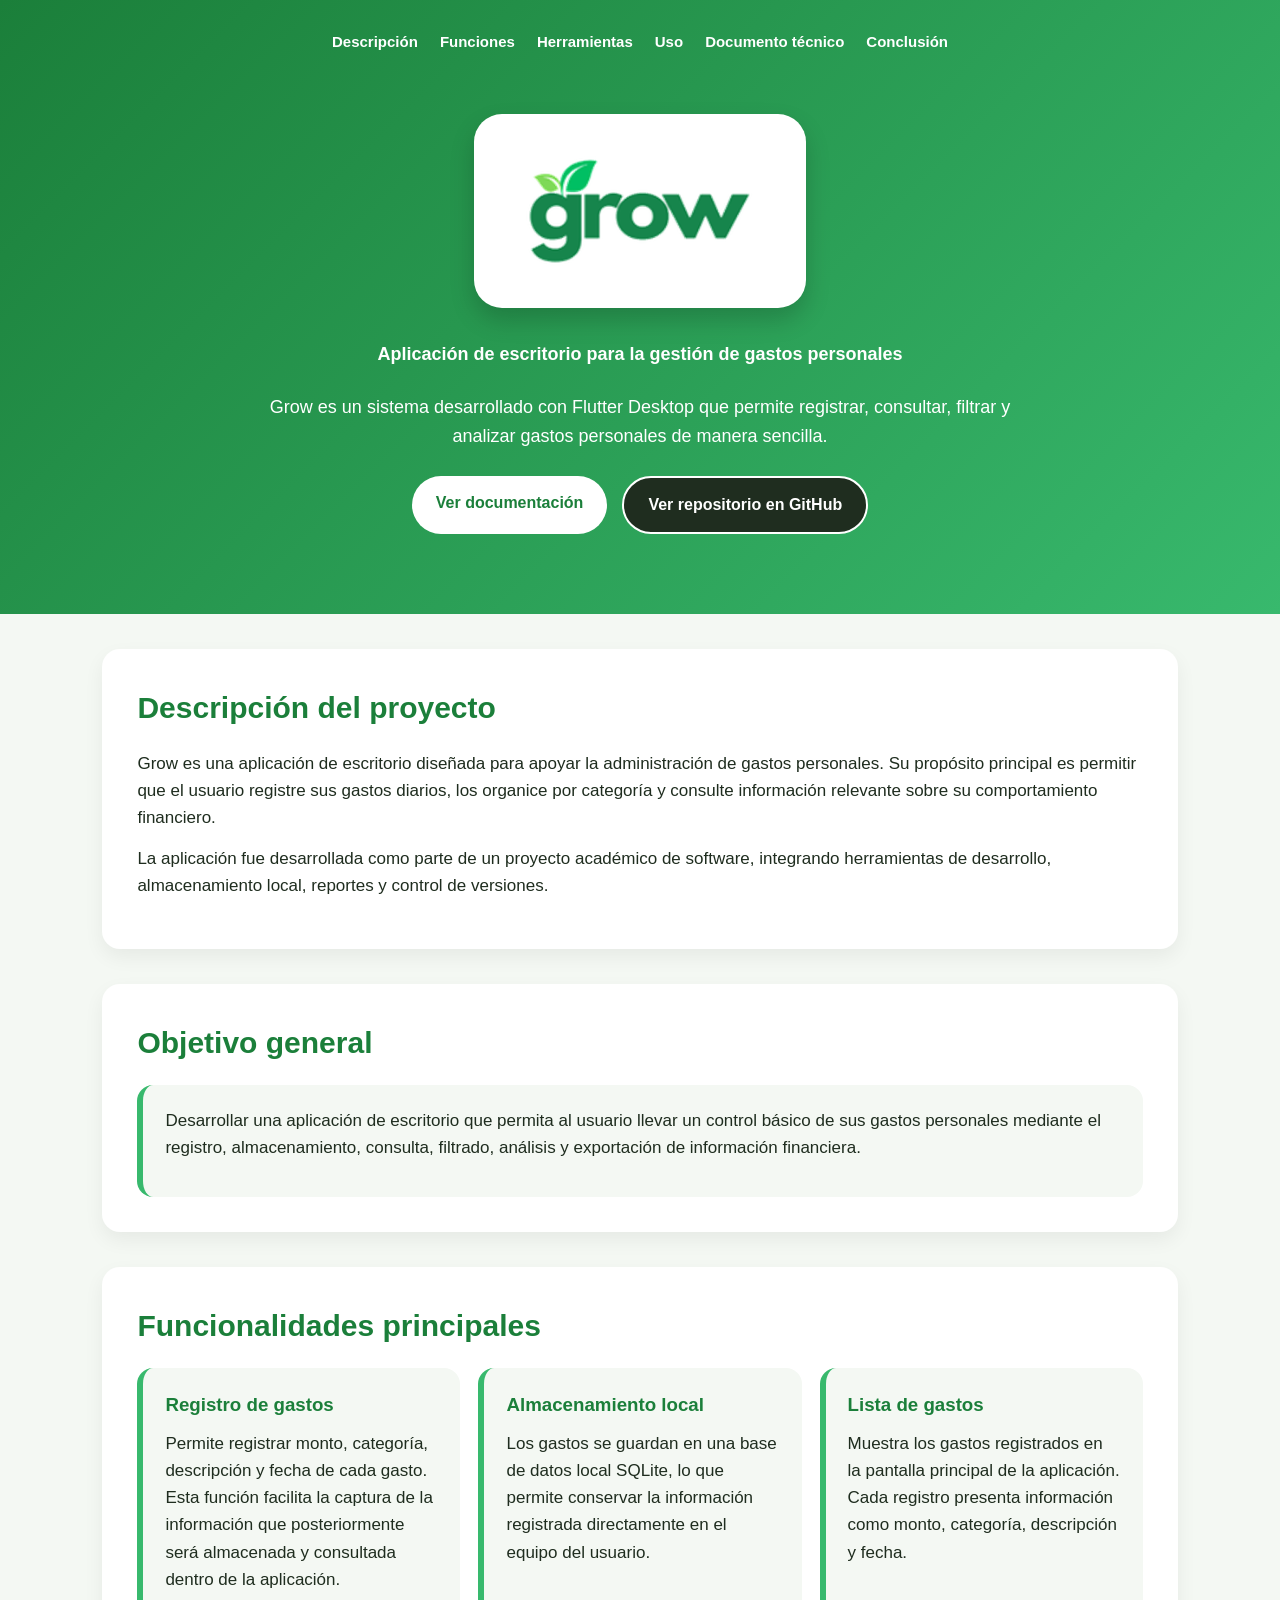
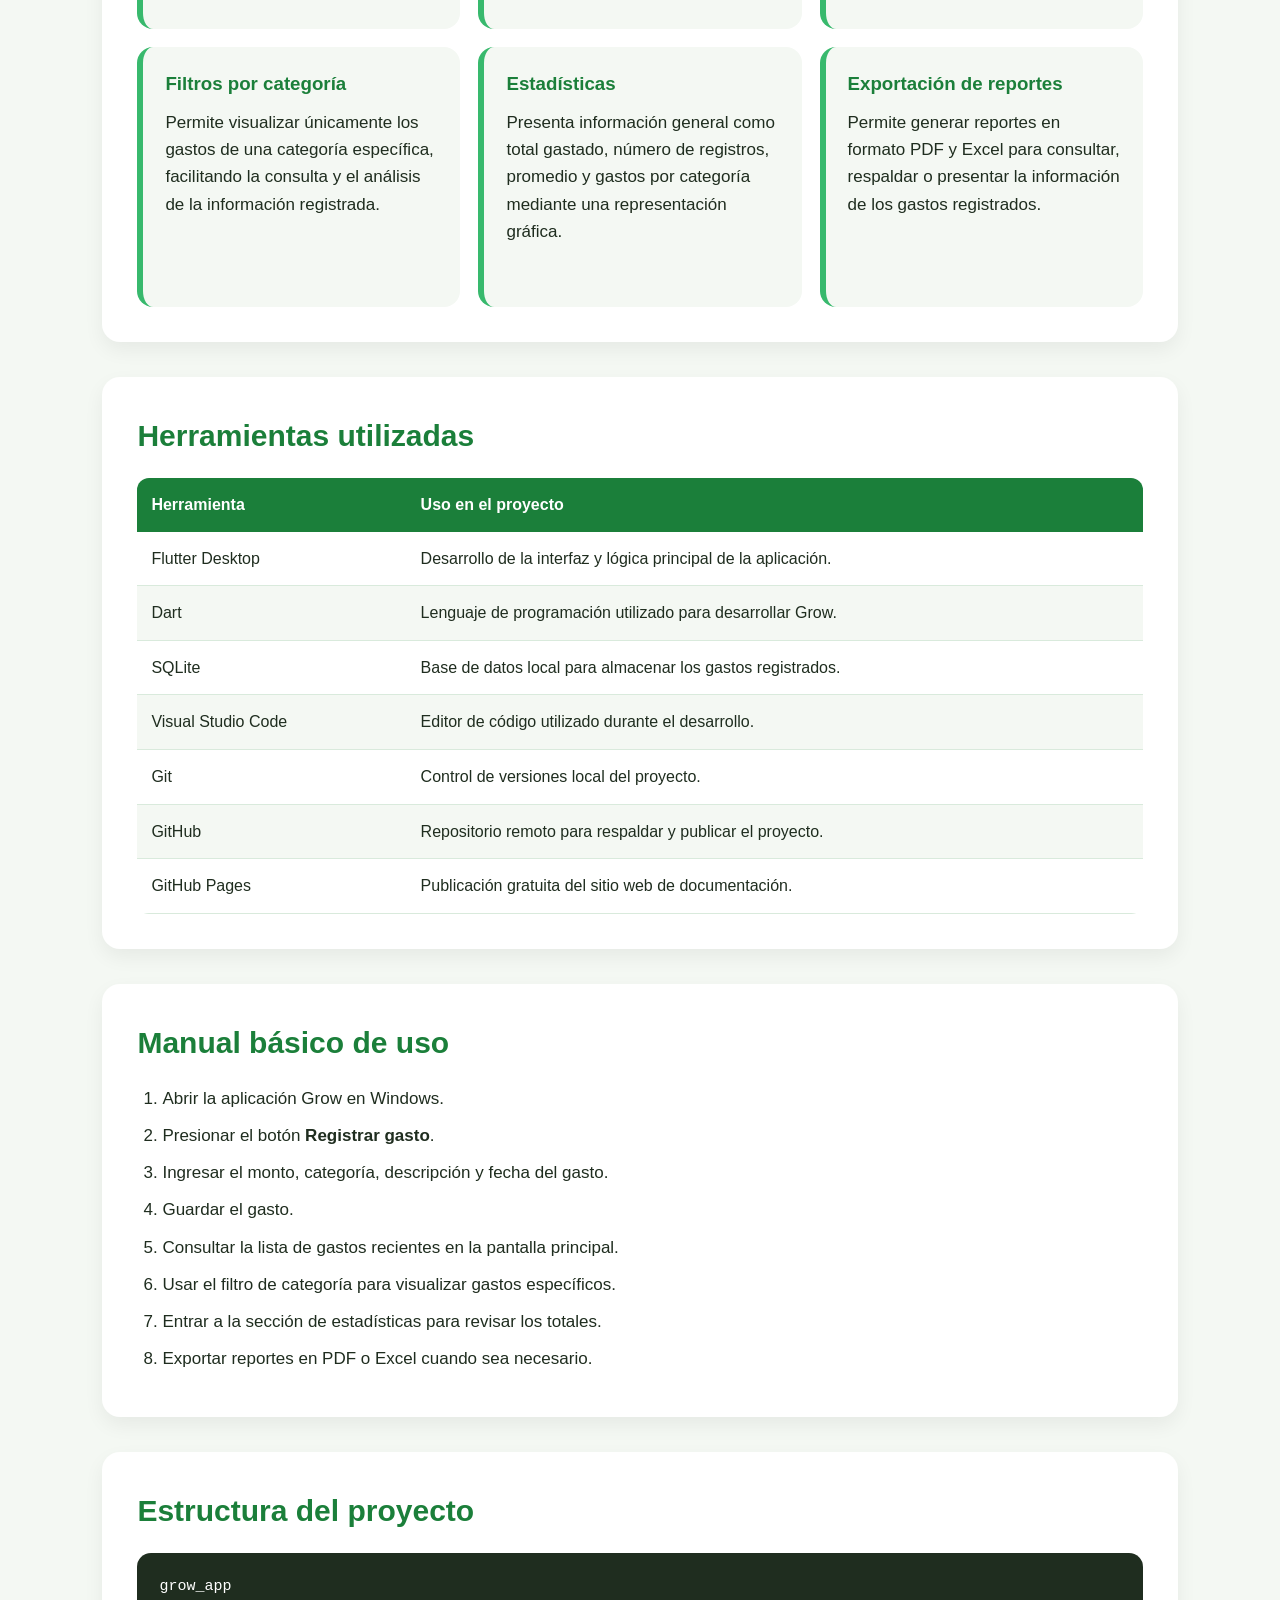
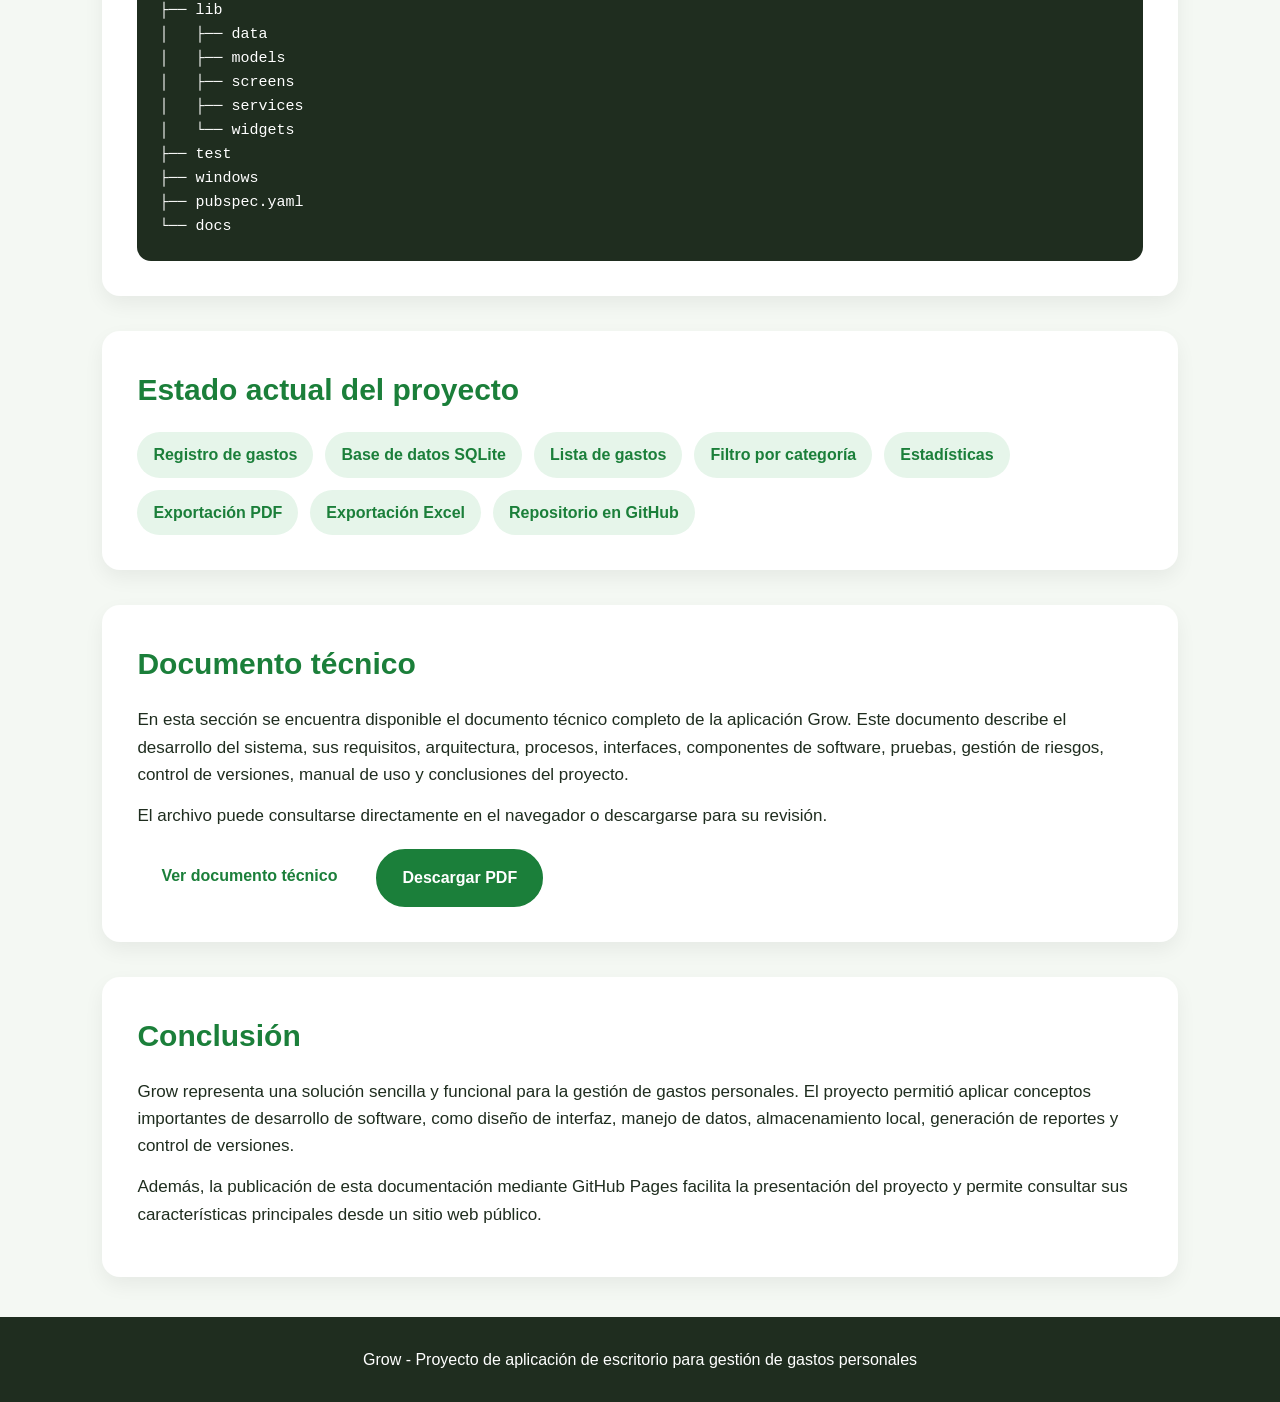
<file: docs/index.html>
<!DOCTYPE html>
<html lang="es">
<head>
  <meta charset="UTF-8">
  <meta name="viewport" content="width=device-width, initial-scale=1.0">
  <title>Grow - Documentación del proyecto</title>
  <link rel="stylesheet" href="styles.css">
</head>
<body>

  <header class="hero">
    <nav class="navbar">
      <div class="nav-links">
        <a href="#descripcion">Descripción</a>
        <a href="#funciones">Funciones</a>
        <a href="#herramientas">Herramientas</a>
        <a href="#uso">Uso</a>
        <a href="#documento">Documento técnico</a>
        <a href="#conclusion">Conclusión</a>
      </div>
    </nav>

    <section class="hero-content">
      <div class="hero-logo-box">
        <img src="img/logo_grow.png" alt="Logo de Grow" class="hero-logo">
      </div>

      <p class="subtitle">Aplicación de escritorio para la gestión de gastos personales</p>
      <p>
        Grow es un sistema desarrollado con Flutter Desktop que permite registrar,
        consultar, filtrar y analizar gastos personales de manera sencilla.
      </p>

      <div class="hero-buttons">
        <a class="button" href="#descripcion">Ver documentación</a>

        <a
          class="button github-button"
          href="https://github.com/a374279-debug/grow_app"
          target="_blank"
          rel="noopener noreferrer"
        >
          Ver repositorio en GitHub
        </a>
      </div>
    </section>
  </header>

  <main>

    <section id="descripcion" class="section">
      <h2>Descripción del proyecto</h2>
      <p>
        Grow es una aplicación de escritorio diseñada para apoyar la administración
        de gastos personales. Su propósito principal es permitir que el usuario
        registre sus gastos diarios, los organice por categoría y consulte información
        relevante sobre su comportamiento financiero.
      </p>
      <p>
        La aplicación fue desarrollada como parte de un proyecto académico de software,
        integrando herramientas de desarrollo, almacenamiento local, reportes y control
        de versiones.
      </p>
    </section>

    <section class="section">
      <h2>Objetivo general</h2>
      <div class="card">
        <p>
          Desarrollar una aplicación de escritorio que permita al usuario llevar un
          control básico de sus gastos personales mediante el registro, almacenamiento,
          consulta, filtrado, análisis y exportación de información financiera.
        </p>
      </div>
    </section>

    <section id="funciones" class="section">
      <h2>Funcionalidades principales</h2>

      <div class="grid">

        <div class="card">
          <img src="img/funciones/registro_gastos.png" alt="Pantalla de registro de gastos" class="feature-img">
          <h3>Registro de gastos</h3>
          <p>
            Permite registrar monto, categoría, descripción y fecha de cada gasto.
            Esta función facilita la captura de la información que posteriormente será
            almacenada y consultada dentro de la aplicación.
          </p>
        </div>

        <div class="card">
          <img src="img/funciones/almacenamiento_local.png" alt="Almacenamiento local con SQLite" class="feature-img">
          <h3>Almacenamiento local</h3>
          <p>
            Los gastos se guardan en una base de datos local SQLite, lo que permite
            conservar la información registrada directamente en el equipo del usuario.
          </p>
        </div>

        <div class="card">
          <img src="img/funciones/lista_gastos.png" alt="Lista de gastos registrados" class="feature-img">
          <h3>Lista de gastos</h3>
          <p>
            Muestra los gastos registrados en la pantalla principal de la aplicación.
            Cada registro presenta información como monto, categoría, descripción y fecha.
          </p>
        </div>

        <div class="card">
          <img src="img/funciones/filtro_categoria.png" alt="Filtro de gastos por categoría" class="feature-img">
          <h3>Filtros por categoría</h3>
          <p>
            Permite visualizar únicamente los gastos de una categoría específica,
            facilitando la consulta y el análisis de la información registrada.
          </p>
        </div>

        <div class="card">
          <img src="img/funciones/estadisticas.png" alt="Pantalla de estadísticas de Grow" class="feature-img">
          <h3>Estadísticas</h3>
          <p>
            Presenta información general como total gastado, número de registros,
            promedio y gastos por categoría mediante una representación gráfica.
          </p>
        </div>

        <div class="card">
          <img src="img/funciones/exportacion_reportes.png" alt="Exportación de reportes PDF y Excel" class="feature-img">
          <h3>Exportación de reportes</h3>
          <p>
            Permite generar reportes en formato PDF y Excel para consultar, respaldar
            o presentar la información de los gastos registrados.
          </p>
        </div>

      </div>
    </section>

    <section id="herramientas" class="section">
      <h2>Herramientas utilizadas</h2>

      <table>
        <thead>
          <tr>
            <th>Herramienta</th>
            <th>Uso en el proyecto</th>
          </tr>
        </thead>
        <tbody>
          <tr>
            <td>Flutter Desktop</td>
            <td>Desarrollo de la interfaz y lógica principal de la aplicación.</td>
          </tr>
          <tr>
            <td>Dart</td>
            <td>Lenguaje de programación utilizado para desarrollar Grow.</td>
          </tr>
          <tr>
            <td>SQLite</td>
            <td>Base de datos local para almacenar los gastos registrados.</td>
          </tr>
          <tr>
            <td>Visual Studio Code</td>
            <td>Editor de código utilizado durante el desarrollo.</td>
          </tr>
          <tr>
            <td>Git</td>
            <td>Control de versiones local del proyecto.</td>
          </tr>
          <tr>
            <td>GitHub</td>
            <td>Repositorio remoto para respaldar y publicar el proyecto.</td>
          </tr>
          <tr>
            <td>GitHub Pages</td>
            <td>Publicación gratuita del sitio web de documentación.</td>
          </tr>
        </tbody>
      </table>
    </section>

    <section id="uso" class="section">
      <h2>Manual básico de uso</h2>

      <ol>
        <li>Abrir la aplicación Grow en Windows.</li>
        <li>Presionar el botón <strong>Registrar gasto</strong>.</li>
        <li>Ingresar el monto, categoría, descripción y fecha del gasto.</li>
        <li>Guardar el gasto.</li>
        <li>Consultar la lista de gastos recientes en la pantalla principal.</li>
        <li>Usar el filtro de categoría para visualizar gastos específicos.</li>
        <li>Entrar a la sección de estadísticas para revisar los totales.</li>
        <li>Exportar reportes en PDF o Excel cuando sea necesario.</li>
      </ol>
    </section>

    <section class="section">
      <h2>Estructura del proyecto</h2>

      <pre><code>grow_app
├── lib
│   ├── data
│   ├── models
│   ├── screens
│   ├── services
│   └── widgets
├── test
├── windows
├── pubspec.yaml
└── docs</code></pre>
    </section>

    <section class="section">
      <h2>Estado actual del proyecto</h2>

      <div class="status-list">
        <span>Registro de gastos</span>
        <span>Base de datos SQLite</span>
        <span>Lista de gastos</span>
        <span>Filtro por categoría</span>
        <span>Estadísticas</span>
        <span>Exportación PDF</span>
        <span>Exportación Excel</span>
        <span>Repositorio en GitHub</span>
      </div>
    </section>

    <section id="documento" class="section">
      <h2>Documento técnico</h2>

      <p>
        En esta sección se encuentra disponible el documento técnico completo de la
        aplicación Grow. Este documento describe el desarrollo del sistema, sus
        requisitos, arquitectura, procesos, interfaces, componentes de software,
        pruebas, gestión de riesgos, control de versiones, manual de uso y conclusiones
        del proyecto.
      </p>

      <p>
        El archivo puede consultarse directamente en el navegador o descargarse para
        su revisión.
      </p>

      <div class="document-actions">
        <a class="button" href="pdf/documento_tecnico_grow.pdf" target="_blank">
          Ver documento técnico
        </a>

        <a class="button secondary-button" href="pdf/documento_tecnico_grow.pdf" download>
          Descargar PDF
        </a>
      </div>
    </section>

    <section id="conclusion" class="section">
      <h2>Conclusión</h2>
      <p>
        Grow representa una solución sencilla y funcional para la gestión de gastos
        personales. El proyecto permitió aplicar conceptos importantes de desarrollo
        de software, como diseño de interfaz, manejo de datos, almacenamiento local,
        generación de reportes y control de versiones.
      </p>
      <p>
        Además, la publicación de esta documentación mediante GitHub Pages facilita
        la presentación del proyecto y permite consultar sus características principales
        desde un sitio web público.
      </p>
    </section>

  </main>

  <footer>
    <p>Grow - Proyecto de aplicación de escritorio para gestión de gastos personales</p>
  </footer>

</body>
</html>
</file>
<file: docs/styles.css>
* {
  box-sizing: border-box;
  margin: 0;
  padding: 0;
}

html {
  scroll-behavior: smooth;
}

body {
  font-family: Arial, Helvetica, sans-serif;
  background-color: #f4f8f3;
  color: #1f2d1f;
  line-height: 1.6;
}

/* Encabezado principal */
.hero {
  background: linear-gradient(135deg, #1b7f3a, #38b96d);
  color: white;
  padding: 30px 8% 80px;
}

/* Menú superior */
.navbar {
  display: flex;
  justify-content: center;
  align-items: center;
  margin-bottom: 60px;
}

.nav-links {
  display: flex;
  gap: 22px;
  flex-wrap: wrap;
  justify-content: center;
}

.nav-links a {
  color: white;
  text-decoration: none;
  font-weight: bold;
  font-size: 15px;
}

.nav-links a:hover {
  text-decoration: underline;
}

/* Contenido principal del encabezado */
.hero-content {
  max-width: 780px;
  margin: 0 auto;
  text-align: center;
}

.hero-logo-box {
  background-color: white;
  display: inline-flex;
  align-items: center;
  justify-content: center;
  padding: 26px 36px;
  border-radius: 28px;
  box-shadow: 0 12px 24px rgba(0, 0, 0, 0.18);
  margin-bottom: 32px;
}

.hero-logo {
  width: 260px;
  height: auto;
  display: block;
}

.subtitle {
  font-size: 24px;
  font-weight: bold;
  margin-bottom: 20px;
}

.hero-content p {
  font-size: 18px;
  margin-bottom: 25px;
}

/* Botones */
.button {
  display: inline-block;
  background-color: white;
  color: #1b7f3a;
  padding: 14px 24px;
  border-radius: 30px;
  text-decoration: none;
  font-weight: bold;
  transition: 0.3s;
}

.button:hover {
  background-color: #e6f5ea;
  transform: translateY(-2px);
}

.hero-buttons {
  display: flex;
  justify-content: center;
  gap: 15px;
  flex-wrap: wrap;
}

.github-button {
  background-color: #1f2d1f;
  color: white;
  border: 2px solid white;
}

.github-button:hover {
  background-color: #14632d;
  color: white;
}

/* Contenido general */
main {
  width: 84%;
  max-width: 1100px;
  margin: 0 auto;
}

.section {
  background-color: white;
  margin: 35px 0;
  padding: 35px;
  border-radius: 18px;
  box-shadow: 0 8px 20px rgba(0, 0, 0, 0.06);
}

.section h2 {
  color: #1b7f3a;
  font-size: 30px;
  margin-bottom: 18px;
}

.section p {
  margin-bottom: 14px;
  font-size: 17px;
}

/* Tarjetas */
.grid {
  display: grid;
  grid-template-columns: repeat(3, 1fr);
  gap: 18px;
}

.card {
  background-color: #f4f8f3;
  padding: 22px;
  border-radius: 16px;
  border-left: 6px solid #38b96d;
}

.card h3 {
  color: #1b7f3a;
  margin-bottom: 10px;
}

/* Funcionalidades principales */
#funciones .grid {
  grid-template-columns: repeat(3, 1fr);
}

#funciones .card {
  position: relative;
  overflow: hidden;
  min-height: 260px;
  cursor: pointer;
  transition: 0.3s ease;
}

#funciones .card h3,
#funciones .card p {
  position: relative;
  z-index: 2;
  transition: 0.3s ease;
}

.feature-img {
  position: absolute;
  inset: 0;
  width: 100%;
  height: 100%;
  object-fit: contain;
  object-position: center;
  opacity: 0;
  transform: scale(1.03);
  transition: 0.4s ease;
  z-index: 3;
  pointer-events: none;
  background-color: white;
  padding: 10px;
}

#funciones .card:hover {
  transform: translateY(-5px);
  box-shadow: 0 10px 22px rgba(0, 0, 0, 0.12);
}

#funciones .card:hover .feature-img {
  opacity: 1;
  transform: scale(1);
}

#funciones .card:hover h3,
#funciones .card:hover p {
  opacity: 0;
}

/* Tabla de herramientas */
table {
  width: 100%;
  border-collapse: collapse;
  margin-top: 15px;
  overflow: hidden;
  border-radius: 12px;
}

th {
  background-color: #1b7f3a;
  color: white;
  padding: 14px;
  text-align: left;
}

td {
  padding: 14px;
  border-bottom: 1px solid #d9eadc;
}

tr:nth-child(even) {
  background-color: #f4f8f3;
}

/* Lista del manual */
ol {
  padding-left: 25px;
}

ol li {
  margin-bottom: 10px;
  font-size: 17px;
}

/* Estructura del proyecto */
pre {
  background-color: #1f2d1f;
  color: white;
  padding: 22px;
  border-radius: 14px;
  overflow-x: auto;
  font-size: 15px;
}

/* Estado actual */
.status-list {
  display: flex;
  flex-wrap: wrap;
  gap: 12px;
}

.status-list span {
  background-color: #e6f5ea;
  color: #1b7f3a;
  padding: 10px 16px;
  border-radius: 25px;
  font-weight: bold;
}

/* Documento técnico */
.document-actions {
  display: flex;
  gap: 15px;
  flex-wrap: wrap;
  margin-top: 20px;
}

.secondary-button {
  background-color: #1b7f3a;
  color: white;
  border: 2px solid #1b7f3a;
}

.secondary-button:hover {
  background-color: #14632d;
  color: white;
}

/* Pie de página */
footer {
  text-align: center;
  padding: 30px;
  background-color: #1f2d1f;
  color: white;
  margin-top: 40px;
}

/* Adaptación para pantallas pequeñas */
@media (max-width: 850px) {
  .hero {
    padding: 25px 6% 65px;
  }

  .navbar {
    margin-bottom: 45px;
  }

  .nav-links {
    gap: 14px;
  }

  .nav-links a {
    font-size: 14px;
  }

  .hero-logo-box {
    padding: 20px 26px;
    border-radius: 24px;
    margin-bottom: 28px;
  }

  .hero-logo {
    width: 200px;
  }

  .subtitle {
    font-size: 20px;
  }

  .hero-content p {
    font-size: 16px;
  }

  .hero-buttons {
    flex-direction: column;
    align-items: center;
  }

  .hero-buttons .button {
    width: 100%;
    max-width: 280px;
  }

  .grid {
    grid-template-columns: 1fr;
  }

  #funciones .grid {
    grid-template-columns: 1fr;
  }

  #funciones .card {
    min-height: 260px;
  }

  main {
    width: 92%;
  }

  .section {
    padding: 25px;
  }

  .section h2 {
    font-size: 26px;
  }

  .document-actions {
    flex-direction: column;
  }

  .document-actions .button {
    text-align: center;
  }
}
</file>
